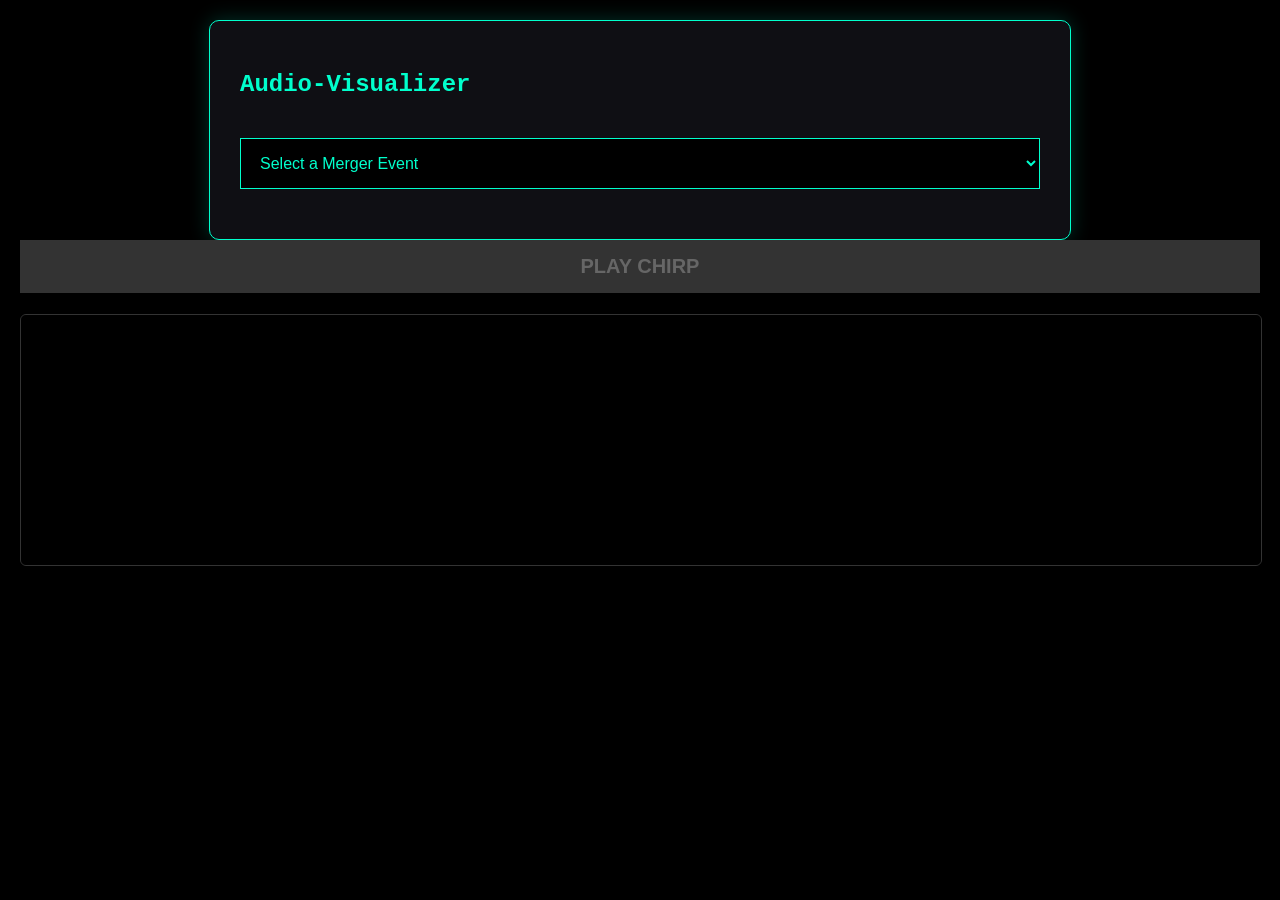
<file: Gravitational Waves Audio_Visualizer.html>
<!DOCTYPE html>
<html lang="en">
<head>
    <meta charset="UTF-8">
    <meta name="viewport" content="width=device-width, initial-scale=1.0">
    <title>LIGO Gravitational Wave Visualizer</title>

    <style>
        body {
            margin: 0;
            padding: 20px;
            background-color: #000000;
            color: #00ffcc;
            font-family: 'Courier New', Courier, monospace;
        }
        .container {
            max-width: 800px;
            margin: 0 auto;
            background: #0f0f14;
            padding: 30px;
            border: 1px solid #00ffcc;
            border-radius: 10px;
            box-shadow: 0 0 20px rgba(4, 255, 205, 0.2);
        }

        h1 {
            text-align: center;
            text-transform: uppercase;
            letter-spacing: 2px;
        }

        select {
            width: 100%;
            padding: 15px;
            margin: 20px 0;
            background: #000000;
            color: #00ffcc;
            border: 1px solid #00ffcc;
            font-size: 16px;
            cursor: pointer;
        }

        button {
            width: 100%;
            padding: 15px;
            background: #00ffcc;
            color: #000000;
            border: none;
            font-size: 20px;
            font-weight: bold;
            cursor: pointer;
            transition: 0.3s;
        }

        button:hover:not(:disabled) {
            background: #00ddb8;
            box-shadow: 0 0 15px #00ffcc;
        }

        button:disabled {
            background: #333;
            color: #666;
            cursor: not-allowed;
        }

        .info-panel {
            margin: 20px;
            border-left: 4px solid #ff3d77;
            background: rgba(255, 51, 102, 0.1);
            padding: 15px;
            color: #fff;
        }

        canvas {
            height: 250px;
            border: 1px solid #333;
            width: 100%;
            margin-top: 21px;
            background: #000;
            border-radius: 6px;
        }
    </style>
</head>
<body>
    <div class="container">
        <h2>Audio-Visualizer</h2>
        <select id="event-selector">
            <option value="-1">Select a Merger Event</option>
        </select>
    </div>


    <div id="info" class="info-panel" style="display:none">
        <h3 id="event-name" style="margin-top: 0; color:#ff3366;"></h3>
        <p id="event-desc"></p>
        <p><strong>Mass 1:</strong> <span id="m1"></span>M☉ | <strong>Mass 2:</strong> <span id="m2"></span>M☉ </p>

    </div>

    <div>
        <button id="play-btn" disabled>PLAY CHIRP</button>

        <canvas id="visualizer"></canvas>
    </div>

    <script>
        //1. Hardcoded Data (Relpaces the Python API)
        const eventsData= [
        {
            name: "GW150914(The First Detection)",
            mass_1: 36.0,
            mass_2: 29.0,
            duration: 0.2,
            start_freq: 35,
            peak_freq: 250,
            description: "The historic first observation of Gravitational Waves."
        },

        {
            name: "GW170814 (Three-Detector Observation)",
            mass_1: 30.5,
            mass_2: 25.3,
            duration: 0.25,
            start_freq: 40,
            peak_freq: 300,
            description: "First merger detected by both LIGO and Virgo"
        },
        
        {
            name: "Gw190521 (The Heavy weigths)",
            mass_1: 85.0,
            mass_2: 66.0,
            duration: 0.1,
            start_freq: 10,
            peak_freq: 60,
            description: "A massive merger creating an intermediate-mass black hole. Very low frequency 'thud'."
        }
        ];

        let selectedEvent = null;

        //2. Canvas Setup
        const canvas = document.getElementById('visualizer');
        const ctx = canvas.getContext('2d');

        //Set actual internal canvas resolution to match its CSS size
        canvas.width = canvas.offsetWidth;
        canvas.height = canvas.offsetHeight;

        //Draw initial  flatline 
        drawWaveform(0, 0, 0);

        const selector = document.getElementById('event-selector');
        eventsData.forEach((ev, index) =>
        {
            const option = document.createElement('option');
            option.value = index;
            option.innerText = ev.name;

            selector.appendChild(option); 
        });

        //4
        selector.addEventListener('change', (e) =>
        {
            const index = e.target.value;
            const btn = document.getElementById('play-btn');
            const info = document.getElementById('info');

            if (index >= 0) {
                selectedEvent = eventsData[index];
                document.getElementById('event-name').innerText = selectedEvent.name;
                document.getElementById('event-desc').innerText = selectedEvent.description;
                document.getElementById('m1').innerText = selectedEvent.mass_1;
                document.getElementById('m2').innerText = selectedEvent.mass_2;
                info.style.display = 'block';
                btn.disabled = false;
            }

            else {
                info.style.display = 'none';
                btn.disabled = true;
            }
        });


        //5
        document.getElementById('play-btn').addEventListener('click', () =>
        {
            if (!selectedEvent) return;
            const audioCtx = new(window.AudioContext || window.webkitAudioContext)();
            
            const oscillator = audioCtx.createOscillator();
            const gainNode = audioCtx.createGain();
            oscillator.type = 'sine';
            oscillator.connect(gainNode);
            gainNode.connect(audioCtx.destination);

            const now = audioCtx.currentTime;
            const duration = selectedEvent.duration;

            oscillator.frequency.setValueAtTime(selectedEvent.start_freq, now + duration);

            gainNode.gain.setValueAtTime(0, now);
            gainNode.gain.linearRampToValueAtTime(1, now + duration - 0.02);
            gainNode.gain.linearRampToValueAtTime(0, now + duration);

            oscillator.start(now);
            oscillator.stop(now + duration + 0.1);

            let startTime = performance.now();

            function animate()  {
                let elapsed = (performance.now() - startTime) / 1000;
                let progress = Math.min(elapsed / duration, 1);
                let currentFreq = selectedEvent.start_freq + (selectedEvent.peak_freq - selectedEvent.start_freq)* Math.pow(progress, 3);
                let currentAmp = progress*100;


                drawWaveform(currentFreq, currentAmp, progress);

                if (progress<1) {
                    requestAnimationFrame(animate);
                }

                else {
                    setTimeout(() => drawWaveform(0, 0, 0), 100);
                }
            }
            animate();
        })


        //6
        function drawWaveform(frequency, amplitude, progress) {
            ctx.fillStyle = 'rgba(0, 0, 0, 0.4)';
            ctx.fillRect(0, 0, canvas.width, canvas.height);
            ctx.beginPath();
            ctx.lineWidth = 2;


            let r = Math.floor(progress*255);
            let g = Math.floor((1-progress)*255);
            ctx.strokeStyle = `rgb(${r}, ${g}, 200)`;

            const midY = canvas.height/2;

            if(frequency===0)  {
                ctx.moveTo(0, midY);
            }
            else {
                for(let x=0; x<canvas.width; x++) {
                    let y = midY + Math.sin(x*frequency*0.005)*amplitude;
                    if (x===0) ctx.moveTo(x, y);
                    else ctx.lineTo(x, y);
                }
            }
            ctx.stroke();
        }

    </script>
</body>
</html>
</file>
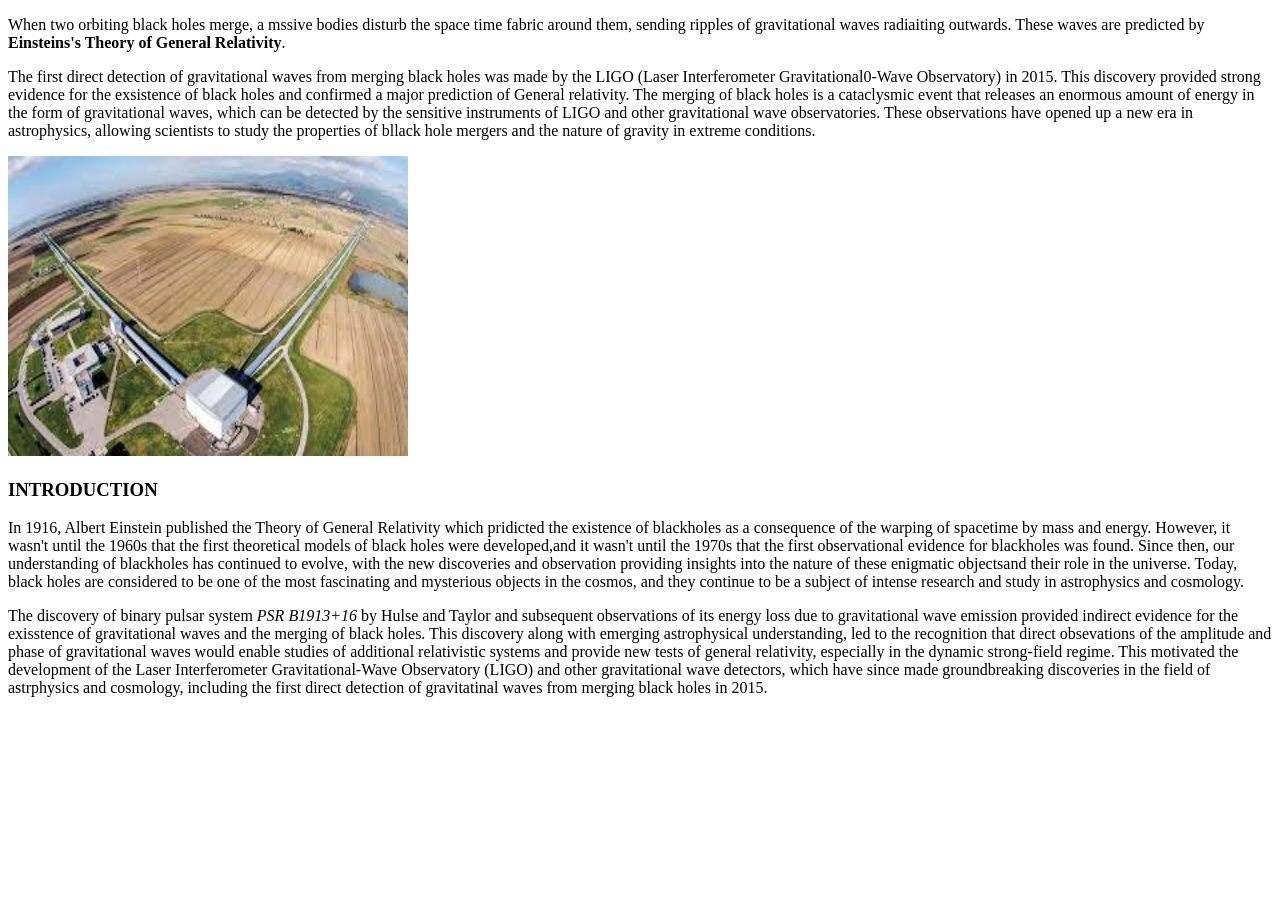
<file: Merging Black Holes.html>
<!DOCTYPE html>
<html lang="en">
<head>
    <meta charset="UTF-8">
    <meta name="viewport" content="width=device-width, initial-scale=1.0">
    <title>Merging of Black Holes</title>
</head>
<body>
    <div>
        <p>
            When two orbiting black holes merge, a mssive bodies disturb the space time fabric around them, sending ripples of gravitational
            waves radiaiting outwards. These waves are predicted by <b>Einsteins's Theory of General Relativity</b>.
        </p>

        <p>
            The first direct detection of gravitational waves from merging black holes was made by the LIGO (Laser Interferometer Gravitational0-Wave Observatory) 
            in 2015. This discovery provided strong evidence for the exsistence of black holes and confirmed a major prediction of General relativity. 
            The merging of black holes is a cataclysmic event that releases an enormous amount of energy in the form of gravitational waves, 
            which can be detected by the sensitive instruments of LIGO and other gravitational wave observatories. These observations have opened 
            up a new era in astrophysics, allowing scientists to study the properties of bllack hole mergers and the nature of gravity in extreme conditions.
        </p>
         
        <img src="LIGO.jpg" alt="LIGO Gravitational Wave Observatory" width="400" height="300"><br>

    </div>

    <div>
        <h3>INTRODUCTION</h3>
        <p>
            In 1916, Albert Einstein published the Theory of General Relativity which pridicted the existence of blackholes as a consequence 
            of the warping of spacetime by mass and energy. However, it wasn't until the 1960s that the first theoretical models of black holes 
            were developed,and it wasn't until the 1970s that the first observational evidence for blackholes was found. Since then, our 
            understanding of blackholes has continued to evolve, with the new discoveries and observation providing insights into the nature 
            of these enigmatic objectsand their role in the universe. Today, black holes are considered to be one of the most fascinating and 
            mysterious objects in the cosmos, and they continue to be a subject of intense research and study in astrophysics and cosmology.
        </p>

        <p>
            The discovery of binary pulsar system <i>PSR B1913+16</i> by Hulse and Taylor 
            and subsequent observations of its energy loss due to gravitational wave emission provided indirect evidence for the exisstence of 
            gravitational waves and the merging of black holes. This discovery along with emerging astrophysical understanding, led to the recognition 
            that direct obsevations of the amplitude and phase of gravitational waves would enable studies of additional relativistic systems and 
            provide new tests of general relativity, especially in the dynamic strong-field regime. This motivated the development of the 
            Laser Interferometer Gravitational-Wave Observatory (LIGO) and other gravitational wave detectors, which have since made groundbreaking 
            discoveries in the field of astrphysics and cosmology, including the first direct detection of gravitatinal waves from merging black holes 
            in 2015.   
        </p>
    </div>

    <div>
        <h3></h3>
    </div>
</body>
</html>
</file>
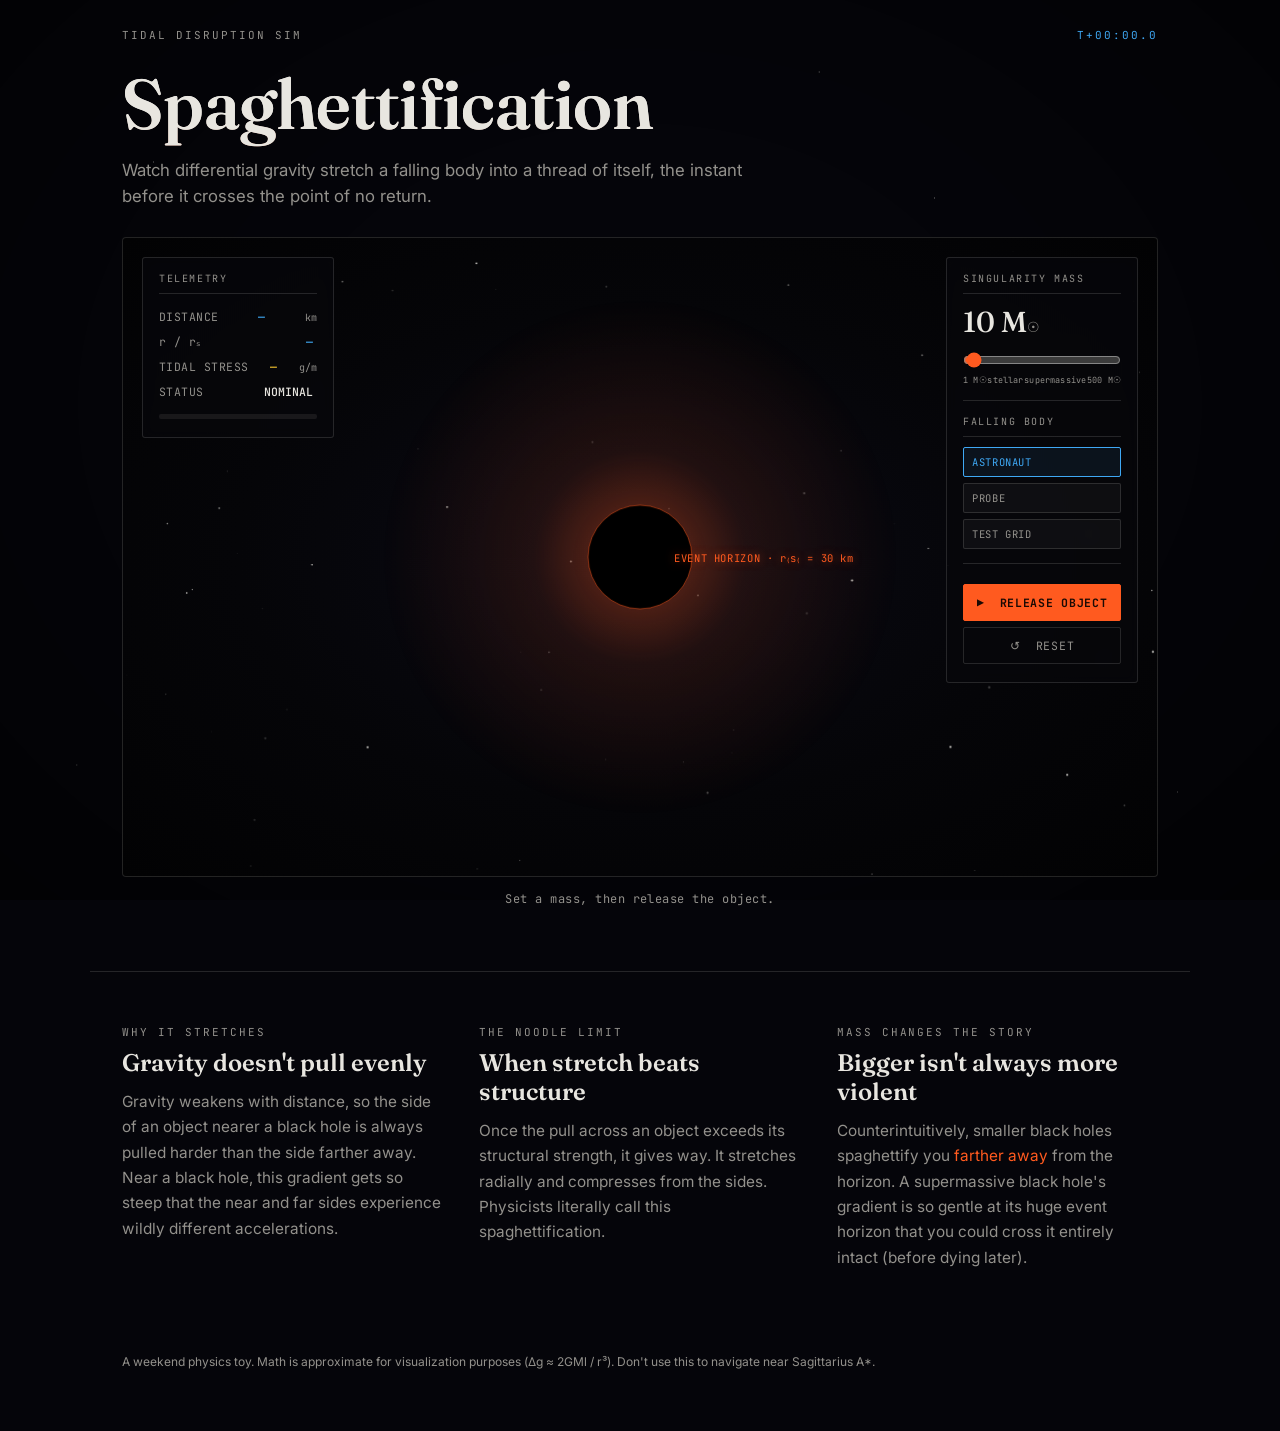
<file: spaghettification.html>
<!DOCTYPE html>
<html lang="en">
<head>
<meta charset="UTF-8">
<meta name="viewport" content="width=device-width, initial-scale=1.0">
<title>Spaghettification Sim</title>
<style>
/* Spaghettification Sim
  Colors and fonts 
*/

@import url('https://fonts.googleapis.com/css2?family=Fraunces:opsz,wght@9..144,300..700&family=JetBrains+Mono:wght@400;500;700&family=Inter:wght@400;500;600&display=swap');

:root {
  --bg-color: #05050a;
  --bh-black: #000000;
  --orange: #ff5a1f;
  --blue: #3fa8f4;
  --yellow: #f4c430;
  --text-main: #e8e6e0;
  --text-muted: #93918c;
  --hud-bg: rgba(8, 8, 12, 0.72);
  --hud-border: rgba(232, 230, 224, 0.14);
}

* { box-sizing: border-box; }

@media (prefers-reduced-motion: reduce) {
  * { animation-duration: 0.01ms !important; animation-iteration-count: 1 !important; transition-duration: 0.01ms !important; }
}

body {
  margin: 0;
  padding: 0;
  background: var(--bg-color);
  color: var(--text-main);
  font-family: "Inter", sans-serif;
  overflow-x: hidden;
}

/* background effects */
.vignette {
  position: fixed;
  inset: 0;
  z-index: 1;
  pointer-events: none;
  background: radial-gradient(ellipse at 50% 45%, transparent 0%, transparent 40%, rgba(0,0,0,0.55) 100%);
}

.stars {
  position: fixed;
  inset: 0;
  z-index: 0;
  /* random star pattern */
  background-image:
    radial-gradient(1px 1px at 12% 18%, rgba(232,230,224,0.55), transparent),
    radial-gradient(1px 1px at 27% 64%, rgba(232,230,224,0.4), transparent),
    radial-gradient(1.5px 1.5px at 41% 32%, rgba(232,230,224,0.6), transparent),
    radial-gradient(1px 1px at 58% 78%, rgba(232,230,224,0.35), transparent),
    radial-gradient(1px 1px at 73% 22%, rgba(232,230,224,0.5), transparent),
    radial-gradient(1.5px 1.5px at 84% 58%, rgba(232,230,224,0.45), transparent),
    radial-gradient(1px 1px at 6% 85%, rgba(232,230,224,0.4), transparent),
    radial-gradient(1px 1px at 92% 88%, rgba(232,230,224,0.5), transparent),
    radial-gradient(1px 1px at 35% 92%, rgba(232,230,224,0.3), transparent),
    radial-gradient(1px 1px at 64% 8%, rgba(232,230,224,0.45), transparent);
  background-repeat: no-repeat;
}

/* header stuff */
.masthead {
  position: relative;
  z-index: 2;
  max-width: 1100px;
  margin: 0 auto;
  padding: 28px 32px 18px;
}

.masthead-row {
  display: flex;
  justify-content: space-between;
  align-items: baseline;
  margin-bottom: 18px;
}

.eyebrow {
  font-family: "JetBrains Mono", monospace;
  font-size: 11px;
  letter-spacing: 0.18em;
  text-transform: uppercase;
  color: var(--text-muted);
}

.eyebrow-right {
  color: var(--blue);
  font-variant-numeric: tabular-nums;
}

h1 {
  font-family: "Fraunces", serif;
  font-weight: 600;
  font-size: clamp(2.6rem, 6vw, 4.4rem);
  letter-spacing: -0.01em;
  margin: 0 0 10px;
  background: linear-gradient(180deg, var(--text-main) 0%, var(--text-main) 60%, var(--orange) 160%);
  -webkit-background-clip: text;
  background-clip: text;
}

.subhead {
  font-size: 1.05rem;
  line-height: 1.55;
  color: var(--text-muted);
  max-width: 640px;
  margin: 0;
}

/* main sim area */
.stage {
  position: relative;
  z-index: 2;
  max-width: 1100px;
  margin: 10px auto 0;
  padding: 0 32px;
}

#sim {
  display: block;
  width: 100%;
  height: min(72vh, 640px);
  background: radial-gradient(ellipse at 50% 50%, #0a0a14 0%, #050508 55%, #020203 100%);
  border: 1px solid var(--hud-border);
  border-radius: 4px;
  cursor: crosshair;
}

.reticle-label {
  position: absolute;
  font-family: "JetBrains Mono", monospace;
  font-size: 10.5px;
  letter-spacing: 0.06em;
  color: var(--orange);
  pointer-events: none;
  text-shadow: 0 0 8px rgba(255, 90, 31, 0.5);
  white-space: nowrap;
}

.hint {
  font-family: "JetBrains Mono", monospace;
  font-size: 12px;
  color: var(--text-muted);
  text-align: center;
  letter-spacing: 0.04em;
  margin: 14px 0 6px;
}

/* HUD / Panels */
.hud {
  position: absolute;
  top: 20px;
  width: 192px;
  background: var(--hud-bg);
  border: 1px solid var(--hud-border);
  border-radius: 3px;
  padding: 14px 16px 18px;
  backdrop-filter: blur(6px);
  font-family: "JetBrains Mono", monospace;
}

.hud-left { left: 52px; }
.hud-right { right: 52px; }

.hud-title {
  font-size: 10px;
  letter-spacing: 0.16em;
  color: var(--text-muted);
  border-bottom: 1px solid var(--hud-border);
  padding-bottom: 8px;
  margin-bottom: 10px;
}

.readout {
  display: flex;
  justify-content: space-between;
  align-items: baseline;
  padding: 5px 0;
  font-size: 11.5px;
}

.readout-label { color: var(--text-muted); letter-spacing: 0.04em; }
.readout-value { color: var(--blue); font-weight: 500; margin: 0 4px; }
.readout-unit { color: var(--text-muted); font-size: 10px; }

.readout-warn .readout-value { color: var(--yellow); }
.readout-warn.danger .readout-value { color: var(--orange); }

.status-value { color: var(--text-main); }
.status-value.danger { color: var(--orange); }
.status-value.shredded {
  color: var(--orange);
  animation: flicker 0.6s infinite alternate;
}

@keyframes flicker {
  from { opacity: 1; }
  to { opacity: 0.55; }
}

.stress-meter {
  margin-top: 10px;
  height: 5px;
  width: 100%;
  background: rgba(232,230,224,0.08);
  border-radius: 2px;
  overflow: hidden;
}

.stress-meter-fill {
  height: 100%;
  width: 0%;
  background: linear-gradient(90deg, var(--blue), var(--yellow), var(--orange));
  transition: width 0.15s linear;
}

/* sliders & buttons */
.mass-readout {
  font-family: "Fraunces", serif;
  font-size: 1.8rem;
  font-weight: 500;
  color: var(--text-main);
  margin-bottom: 6px;
}
.mass-readout .sub { font-size: 0.85rem; color: var(--text-muted); }

input[type="range"] {
  width: 100%;
  accent-color: var(--orange);
  height: 18px;
  margin: 6px 0 4px;
  background: transparent;
}

.slider-scale {
  display: flex;
  justify-content: space-between;
  font-size: 8.5px;
  color: var(--text-muted);
  letter-spacing: 0.02em;
  margin-bottom: 4px;
}
.slider-scale span:nth-child(2), .slider-scale span:nth-child(3) { display: none; }
@media (min-width: 640px) {
  .slider-scale span:nth-child(2), .slider-scale span:nth-child(3) { display: inline; }
}

.hud-divider {
  height: 1px;
  background: var(--hud-border);
  margin: 14px 0;
}

.body-btn {
  font-family: "JetBrains Mono", monospace;
  font-size: 10.5px;
  letter-spacing: 0.06em;
  padding: 7px 8px;
  background: rgba(232,230,224,0.04);
  border: 1px solid var(--hud-border);
  color: var(--text-muted);
  border-radius: 2px;
  cursor: pointer;
  text-align: left;
  display: block;
  width: 100%;
  margin-bottom: 6px;
}
.body-btn:hover { border-color: var(--blue); color: var(--text-main); }
.body-btn.active { border-color: var(--blue); color: var(--blue); background: rgba(63, 168, 244, 0.08); }

.drop-btn, .reset-btn {
  width: 100%;
  font-family: "JetBrains Mono", monospace;
  font-size: 11.5px;
  letter-spacing: 0.06em;
  padding: 10px 8px;
  border-radius: 2px;
  cursor: pointer;
  margin-top: 6px;
}
.drop-btn { background: var(--orange); border: 1px solid var(--orange); color: #1a0a04; font-weight: 700; }
.drop-btn:hover { background: #ff7240; }
.drop-btn:disabled { opacity: 0.5; cursor: not-allowed; }

.reset-btn { background: transparent; border: 1px solid var(--hud-border); color: var(--text-muted); }
.reset-btn:hover { border-color: var(--text-muted); color: var(--text-main); }

/* content section */
.explainer {
  position: relative;
  z-index: 2;
  max-width: 1100px;
  margin: 64px auto 0;
  padding: 48px 32px 0;
  border-top: 1px solid var(--hud-border);
}
.explainer-inner {
  display: grid;
  grid-template-columns: repeat(3, 1fr);
  gap: 36px;
}
.explainer-col h2 {
  font-family: "Fraunces", serif;
  font-size: 1.5rem;
  font-weight: 600;
  margin: 8px 0 12px;
}
.explainer-col p { font-size: 0.96rem; line-height: 1.65; color: var(--text-muted); margin: 0; }
.explainer-col em { color: var(--orange); font-style: normal; }

footer {
  max-width: 1100px;
  margin: 48px auto 0;
  padding: 22px 32px 48px;
  font-size: 12px;
  color: var(--text-muted);
  line-height: 1.6;
}
footer code { background: rgba(232,230,224,0.06); padding: 1px 5px; border-radius: 2px; color: var(--yellow); }

/* mobile fixes */
@media (max-width: 720px) {
  .explainer-inner { grid-template-columns: 1fr; }
  .hud { position: static; width: 100%; margin: 12px 0 0; }
  #sim { height: 56vh; }
  .reticle-label { display: none; }
}
</style>
</head>
<body>

<div class="vignette"></div>
<div class="stars" id="stars"></div>

<header class="masthead">
  <div class="masthead-row">
    <span class="eyebrow">Tidal Disruption Sim</span>
    <span class="eyebrow eyebrow-right" id="clock">T+00:00.0</span>
  </div>
  <h1>Spaghettification</h1>
  <p class="subhead">Watch differential gravity stretch a falling body into a thread of itself, the instant before it crosses the point of no return.</p>
</header>

<main class="stage">
  <canvas id="sim"></canvas>

  <div class="reticle-label" id="horizonLabel">EVENT HORIZON · r₍s₍ = <span id="rsValue">—</span> km</div>

  <section class="hud hud-left">
    <div class="hud-title">TELEMETRY</div>
    <div class="readout">
      <span class="readout-label">DISTANCE</span>
      <span class="readout-value" id="distValue">—</span>
      <span class="readout-unit">km</span>
    </div>
    <div class="readout">
      <span class="readout-label">r / rₛ</span>
      <span class="readout-value" id="ratioValue">—</span>
    </div>
    <div class="readout readout-warn" id="stressRow">
      <span class="readout-label">TIDAL STRESS</span>
      <span class="readout-value" id="stressValue">—</span>
      <span class="readout-unit">g/m</span>
    </div>
    <div class="readout">
      <span class="readout-label">STATUS</span>
      <span class="readout-value status-value" id="statusValue">NOMINAL</span>
    </div>
    <div class="stress-meter">
      <div class="stress-meter-fill" id="stressMeterFill"></div>
    </div>
  </section>

  <section class="hud hud-right">
    <div class="hud-title">SINGULARITY MASS</div>
    <div class="mass-readout"><span id="massValue">10</span> M<span class="sub">☉</span></div>
    <input type="range" id="massSlider" min="1" max="500" value="10" step="1">
    <div class="slider-scale">
      <span>1 M☉</span>
      <span>stellar</span>
      <span>supermassive</span>
      <span>500 M☉</span>
    </div>
    <div class="hud-divider"></div>
    <div class="hud-title">FALLING BODY</div>
    <div>
      <button class="body-btn active" data-body="astronaut">ASTRONAUT</button>
      <button class="body-btn" data-body="probe">PROBE</button>
      <button class="body-btn" data-body="grid">TEST GRID</button>
    </div>
    <div class="hud-divider"></div>
    <button class="drop-btn" id="dropBtn">▶ &nbsp;RELEASE OBJECT</button>
    <button class="reset-btn" id="resetBtn">↺ &nbsp;RESET</button>
  </section>

  <p class="hint" id="hint">Set a mass, then release the object.</p>
</main>

<section class="explainer">
  <div class="explainer-inner">
    <div class="explainer-col">
      <span class="eyebrow">WHY IT STRETCHES</span>
      <h2>Gravity doesn't pull evenly</h2>
      <p>Gravity weakens with distance, so the side of an object nearer a black hole is always pulled harder than the side farther away. Near a black hole, this gradient gets so steep that the near and far sides experience wildly different accelerations.</p>
    </div>
    <div class="explainer-col">
      <span class="eyebrow">THE NOODLE LIMIT</span>
      <h2>When stretch beats structure</h2>
      <p>Once the pull across an object exceeds its structural strength, it gives way. It stretches radially and compresses from the sides. Physicists literally call this spaghettification.</p>
    </div>
    <div class="explainer-col">
      <span class="eyebrow">MASS CHANGES THE STORY</span>
      <h2>Bigger isn't always more violent</h2>
      <p>Counterintuitively, smaller black holes spaghettify you <em>farther away</em> from the horizon. A supermassive black hole's gradient is so gentle at its huge event horizon that you could cross it entirely intact (before dying later).</p>
    </div>
  </div>
</section>

<footer>
  <p>A weekend physics toy. Math is approximate for visualization purposes (Δg ≈ 2GMl / r³). Don't use this to navigate near Sagittarius A*.</p>
</footer>

<script>
// quick n dirty DOM refs
const canvas = document.getElementById('sim');
const ctx = canvas.getContext('2d');
const massSlider = document.getElementById('massSlider');
const dropBtn = document.getElementById('dropBtn');
const resetBtn = document.getElementById('resetBtn');
const bodyBtns = document.querySelectorAll('.body-btn');

// read the black hole fill color from CSS once, instead of hardcoding it
const BH_COLOR = getComputedStyle(document.documentElement).getPropertyValue('--bh-black').trim() || '#000';

// physical constants (close enough versions)
const G = 6.674e-11; 
const c = 2.998e8;
const M_SUN = 1.989e30;

// state
let currentMass = parseFloat(massSlider.value);
let bodyType = 'astronaut';
let isFalling = false;
let isShredded = false;
let timeElapsed = 0;
let p = 0; // fall progress 0 to 1
let lastTime = null;

// canvas dims
let w, h;

function getRsKm(mass) {
  const rsMeters = (2 * G * (mass * M_SUN)) / (c * c);
  return rsMeters / 1000;
}

function updateHUD() {
  document.getElementById('massValue').innerText = currentMass.toFixed(0);
  let rs = getRsKm(currentMass);
  document.getElementById('rsValue').innerText = rs < 1 ? rs.toFixed(2) : rs.toFixed(0);
}

massSlider.addEventListener('input', (e) => {
  currentMass = parseFloat(e.target.value);
  updateHUD();
  positionLabel();
  if (!isFalling) {
    document.getElementById('distValue').innerText = '—';
    document.getElementById('ratioValue').innerText = '—';
  }
});

bodyBtns.forEach(btn => {
  btn.addEventListener('click', () => {
    if (isFalling) return;
    bodyBtns.forEach(b => b.classList.remove('active'));
    btn.classList.add('active');
    bodyType = btn.dataset.body;
  });
});

dropBtn.addEventListener('click', () => {
  if (isFalling) return;
  console.log("Dropping payload...");
  isFalling = true;
  isShredded = false;
  p = 0;
  timeElapsed = 0;
  lastTime = null;
  dropBtn.disabled = true;
  dropBtn.innerText = '◌  FALLING…';
  document.getElementById('statusValue').innerText = 'IN TRANSIT';
  document.getElementById('statusValue').className = 'readout-value status-value';
});

resetBtn.addEventListener('click', () => {
  console.log("Resetting sim");
  isFalling = false;
  isShredded = false;
  p = 0;
  timeElapsed = 0;
  dropBtn.disabled = false;
  dropBtn.innerText = '▶  RELEASE OBJECT';
  document.getElementById('statusValue').innerText = 'NOMINAL';
  document.getElementById('statusValue').className = 'readout-value status-value';
  document.getElementById('distValue').innerText = '—';
  document.getElementById('ratioValue').innerText = '—';
  document.getElementById('stressValue').innerText = '—';
  document.getElementById('stressMeterFill').style.width = '0%';
  document.getElementById('clock').innerText = 'T+00:00.0';
});

function resize() {
  const dpr = Math.min(window.devicePixelRatio || 1, 2);
  const rect = canvas.getBoundingClientRect();
  w = rect.width;
  h = rect.height;
  canvas.width = w * dpr;
  canvas.height = h * dpr;
  ctx.setTransform(dpr, 0, 0, dpr, 0, 0);
  positionLabel();
}
window.addEventListener('resize', resize);

function positionLabel() {
  const lbl = document.getElementById('horizonLabel');
  if(!lbl) return;
  const r = getVisualRadius();
  lbl.style.left = (w/2 + r + 14) + 'px';
  lbl.style.top = (h/2 - 6) + 'px';
}

function getVisualRadius() {
  // magic numbers to make it look decent on screen
  return Math.min(26 + 26 * Math.pow(currentMass / 10, 0.28), Math.min(w, h) * 0.32);
}

// generated some random stars for the background
let stars = [];
for (let i = 0; i < 80; i++) {
  stars.push({ x: Math.random(), y: Math.random(), r: Math.random() + 0.2, a: Math.random() });
}

function drawEnv(cx, cy, r) {
  ctx.clearRect(0, 0, w, h);
  
  // draw stars with slight lensing effect
  stars.forEach(s => {
    let dx = (s.x * w) - cx, dy = (s.y * h) - cy;
    let dist = Math.hypot(dx, dy);
    let pull = Math.min(1500 / (dist * dist + 1), 6);
    ctx.fillStyle = `rgba(232,230,224,${s.a})`;
    ctx.beginPath();
    ctx.arc((s.x * w) - (dx/(dist||1))*pull, (s.y * h) - (dy/(dist||1))*pull, s.r, 0, Math.PI*2);
    ctx.fill();
  });

  // glow
  const g = ctx.createRadialGradient(cx, cy, r*0.8, cx, cy, r*5);
  g.addColorStop(0, 'rgba(255,90,31,0.3)');
  g.addColorStop(0.3, 'rgba(255,90,31,0.1)');
  g.addColorStop(1, 'rgba(255,90,31,0)');
  ctx.fillStyle = g;
  ctx.beginPath(); ctx.arc(cx,cy,r*5,0,Math.PI*2); ctx.fill();

  // black hole
  ctx.fillStyle = BH_COLOR;
  ctx.beginPath(); ctx.arc(cx,cy,r,0,Math.PI*2); ctx.fill();
  
  // horizon ring
  ctx.strokeStyle = 'rgba(255,90,31,0.5)';
  ctx.lineWidth = 1;
  ctx.stroke();
}

function drawAstronaut(y, stretch, cx) {
  let len = Math.min(20 * stretch, h * 0.7);
  let wid = Math.max(16 / Math.sqrt(stretch), 1.5);
  
  ctx.save();
  ctx.translate(cx, y);
  
  // body
  ctx.fillStyle = `rgba(232,230,224,0.9)`;
  ctx.beginPath();
  ctx.roundRect(-wid/2, -len/2, wid, len, wid/2);
  ctx.fill();

  // helmet
  let hr = Math.max(wid/2 + 2, 3);
  ctx.fillStyle = '#111';
  ctx.beginPath(); ctx.arc(0, -len/2 - hr*0.5, hr, 0, Math.PI*2); ctx.fill();
  
  ctx.restore();
  
  if (stretch > 15) drawParticles(cx, y, len);
}

function drawProbe(y, stretch, cx) {
  let len = 24 * Math.min(stretch, 20);
  let wid = Math.max(20 / Math.sqrt(stretch), 2);
  
  ctx.save();
  ctx.translate(cx, y);
  ctx.fillStyle = '#ccc';
  ctx.fillRect(-wid/2, -len/2, wid, len);
  
  // solar panels 
  if(stretch < 5) {
    ctx.strokeStyle = '#999';
    ctx.beginPath(); ctx.moveTo(-wid/2, 0); ctx.lineTo(-wid/2 - 15, 0); ctx.stroke();
    ctx.beginPath(); ctx.moveTo(wid/2, 0); ctx.lineTo(wid/2 + 15, 0); ctx.stroke();
  }
  ctx.restore();
  
  if (stretch > 15) drawParticles(cx, y, len);
}

function drawGrid(y, stretch, cx) {
  // a small square grid that stretches radially and squeezes sideways,
  // to make the tidal deformation itself the visual (rather than a body)
  const baseSize = 60;
  const cells = 4;
  const cellLen = Math.min((baseSize / cells) * stretch, h * 0.15);
  const cellWid = Math.max((baseSize / cells) / Math.sqrt(stretch), 1.2);
  const totalLen = cellLen * cells;
  const totalWid = cellWid * cells;

  ctx.save();
  ctx.translate(cx, y);
  ctx.strokeStyle = 'rgba(63,168,244,0.85)';
  ctx.lineWidth = 1;

  // horizontal lines
  for (let i = 0; i <= cells; i++) {
    const ly = -totalLen / 2 + i * cellLen;
    ctx.beginPath();
    ctx.moveTo(-totalWid / 2, ly);
    ctx.lineTo(totalWid / 2, ly);
    ctx.stroke();
  }
  // vertical lines
  for (let i = 0; i <= cells; i++) {
    const lx = -totalWid / 2 + i * cellWid;
    ctx.beginPath();
    ctx.moveTo(lx, -totalLen / 2);
    ctx.lineTo(lx, totalLen / 2);
    ctx.stroke();
  }

  ctx.restore();

  if (stretch > 15) drawParticles(cx, y, totalLen);
}

function drawParticles(cx, cy, len) {
  // basic shredding effect
  ctx.fillStyle = 'rgba(255,140,90,0.8)';
  for(let i=0; i<15; i++) {
    let py = cy - len/2 + Math.random()*len;
    let px = cx + (Math.random()-0.5)*10;
    ctx.beginPath(); ctx.arc(px, py, 1.5, 0, Math.PI*2); ctx.fill();
  }
}

function loop(time) {
  if (!lastTime) lastTime = time;
  let dt = (time - lastTime) / 1000;
  lastTime = time;
  
  const cx = w/2, cy = h/2;
  const r = getVisualRadius();
  
  drawEnv(cx, cy, r);
  
  if (isFalling) {
    timeElapsed += dt;
    // speed up fall based on mass
    p += dt * (0.1 + Math.log10(currentMass)*0.01);
    if(p > 1) p = 1;
    
    // easing for fall 
    let easedP = Math.pow(p, 2.5);
    let startY = 30;
    let objY = startY + (cy - r - startY) * easedP;
    
    let distPx = Math.max(cy - objY, r * 0.05);
    
    // calculate stretch - clamping to prevent crazy artifacts
    let safeDist = Math.max(distPx, r * 0.2);
    let stretch = 1 + Math.pow(r/safeDist, 3) * (5 / Math.max(0.5, Math.log10(currentMass)));
    stretch = Math.min(stretch, 25);
    
    if (bodyType === 'astronaut') drawAstronaut(objY, stretch, cx);
    else if (bodyType === 'grid') drawGrid(objY, stretch, cx);
    else drawProbe(objY, stretch, cx);
    
    // UI Updates
    let rsKm = getRsKm(currentMass);
    let distKm = distPx * (rsKm / r);
    document.getElementById('distValue').innerText = distKm.toFixed(1);
    document.getElementById('ratioValue').innerText = (distPx / r).toFixed(2);
    
    // rough g-force calc (diff over 2m)
    let gforce = ((2 * G * (currentMass * M_SUN) * 2) / Math.pow(distKm*1000, 3)) / 9.81;
    document.getElementById('stressValue').innerText = gforce > 0.01 ? gforce.toFixed(1) : gforce.toExponential(2);
    
    document.getElementById('stressMeterFill').style.width = Math.min((stretch-1)/15 * 100, 100) + '%';
    
    // time format
    let m = Math.floor(timeElapsed / 60).toString().padStart(2, '0');
    let s = (timeElapsed % 60).toFixed(1).padStart(4, '0');
    document.getElementById('clock').innerText = `T+${m}:${s}`;
    
    if (distPx / r < 1.05 && !isShredded) {
      isShredded = true;
      console.log("Horizon crossed!");
      let status = document.getElementById('statusValue');
      if (stretch > 12) {
        status.innerText = 'SPAGHETTIFIED';
        status.className = 'readout-value status-value shredded';
      } else {
        status.innerText = 'HORIZON CROSSED';
        status.className = 'readout-value status-value danger';
      }
    }
    
    if (p >= 1) {
      isFalling = false;
      dropBtn.disabled = false;
      dropBtn.innerText = '▶  RELEASE OBJECT';
    }
  }
  
  requestAnimationFrame(loop);
}

// kick it off
window.onload = () => {
  console.log("init spaghettification...");
  resize();
  updateHUD();
  requestAnimationFrame(loop);
};
</script>
</body>
</html>
</file>
